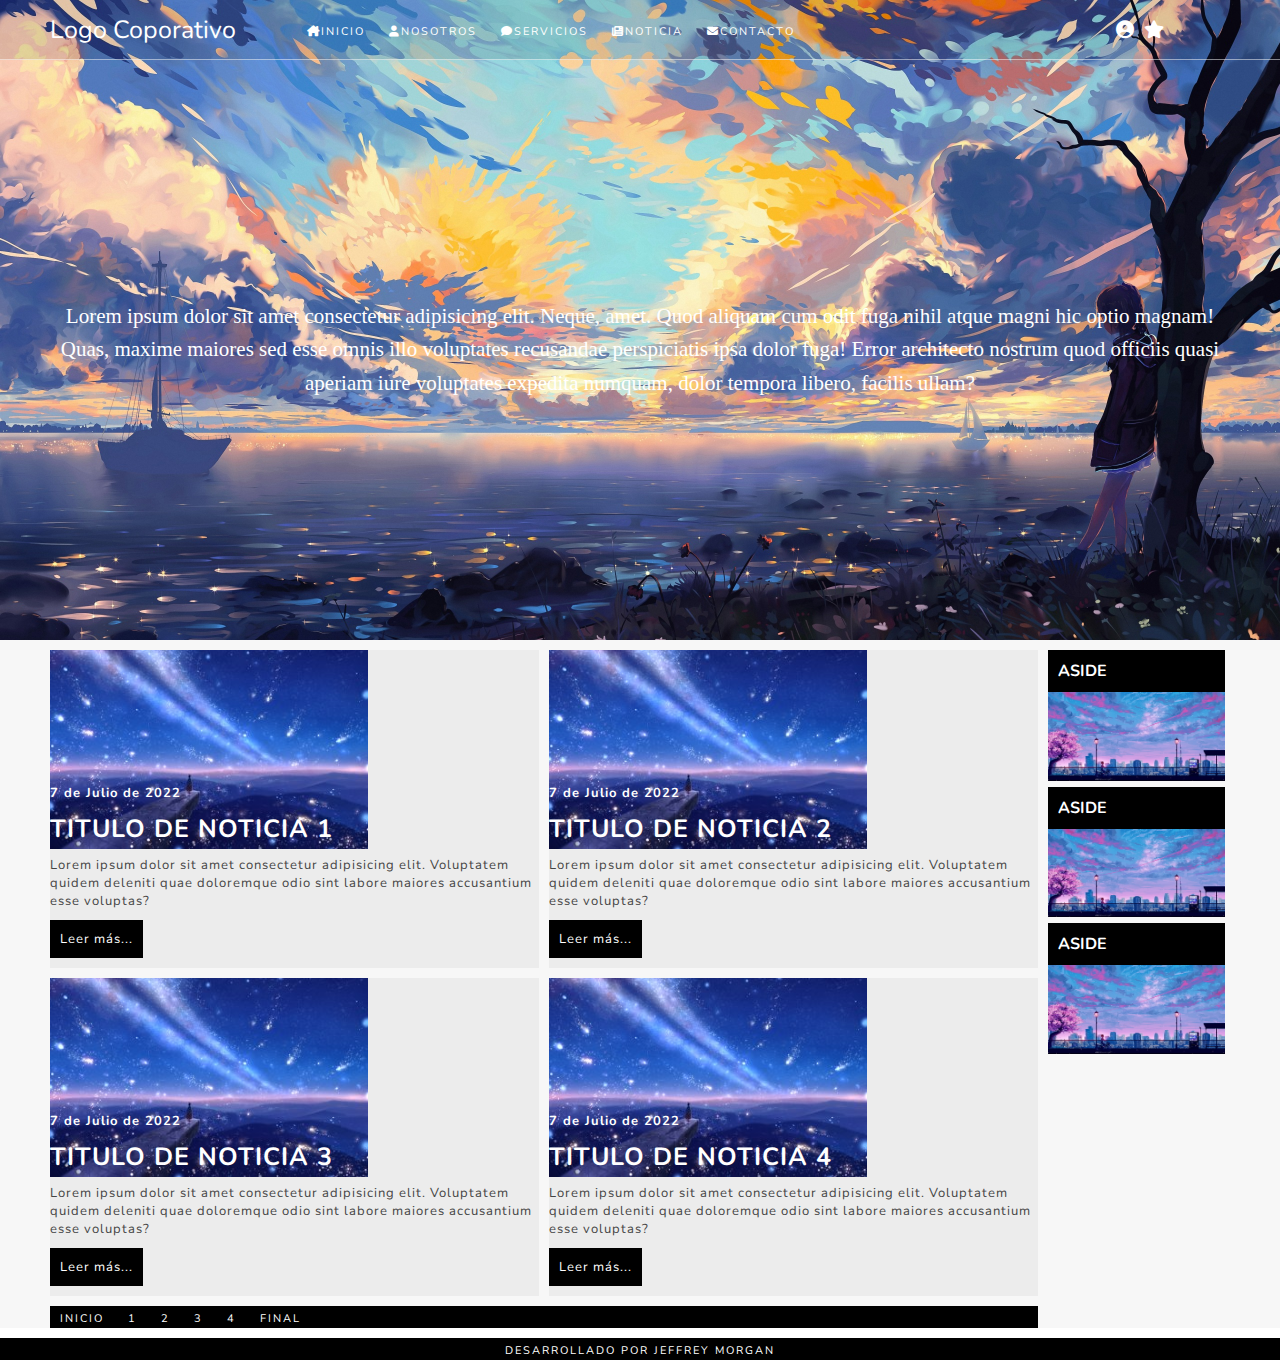
<file: Responsive/index.html>
<!DOCTYPE html>
<html lang="es">
<head>
    <meta charset="UTF-8">
    <meta http-equiv="X-UA-Compatible" content="IE=edge">
    <meta name="viewport" content="width=device-width, initial-scale=1.0">
    <!--CDN FONT AWESOME-->
    <link rel="stylesheet" href="https://cdnjs.cloudflare.com/ajax/libs/font-awesome/6.1.1/css/all.min.css">
    <!--FONTS-->
    <link rel="preconnect" href="https://fonts.googleapis.com">
    <link rel="preconnect" href="https://fonts.gstatic.com" crossorigin>
    <link href="https://fonts.googleapis.com/css2?family=Nunito:wght@300;400;700&display=swap" rel="stylesheet">
    <!--ESTILOS-->
    <link rel="stylesheet" href="estilos.css">
    <title>Flex Box Responsive</title>
</head>
<body>
    <div class="padre">
        <header class="header">
            <div class="menu margen-interno">
                <div class="logo">
                    <a href="index.html">Logo Coporativo</a>
                </div>
                <div class="nav">
                    <a href="#"><i class="fa-solid fa-house-chimney"></i><span class="off">Inicio</span></a>
                    <a href="#"><i class="fa-solid fa-user"></i><span class="off">Nosotros</span></a>
                    <a href="#"><i class="fa-solid fa-comment"></i><span class="off">Servicios</span></a>
                    <a href="#"><i class="fa-solid fa-newspaper"></i><span class="off">Noticia</span></a>
                    <a href="#"><i class="fa-solid fa-envelope"></i><span class="off">Contacto</span></a>
                </div>
                <div class="social">
                    <div><a href="#"><i class="fa-solid fa-circle-user"></i></a></div>
                    <div><a href="#"><i class="fa-solid fa-star"></i></a></div>
                </div>
            </div>
            <div class="texto-principal margen-interno">
                <h1>Lorem ipsum dolor sit amet consectetur adipisicing elit. Neque, amet. Quod aliquam cum odit fuga nihil atque magni hic optio magnam! Quas, maxime maiores sed esse omnis illo voluptates recusandae perspiciatis ipsa dolor fuga! Error architecto nostrum quod officiis quasi aperiam iure voluptates expedita numquam, dolor tempora libero, facilis ullam?</h1>
            </div>
        </header>
        <section class="section margen-interno">
            <div class="articulos">
                <article class="article">
                    <img src="img/img2.jpg" alt="">
                    <h3>7 de Julio de 2022</h3>
                    <h2>Titulo de Noticia 1</h2>
                    <p>Lorem ipsum dolor sit amet consectetur adipisicing elit. Voluptatem quidem deleniti quae doloremque odio sint labore maiores accusantium esse voluptas?</p>
                    <a href="#">Leer más...</a>
                </article>
                <article class="article">
                    <img src="img/img2.jpg" alt="">
                    <h3>7 de Julio de 2022</h3>
                    <h2>Titulo de Noticia 2</h2>
                    <p>Lorem ipsum dolor sit amet consectetur adipisicing elit. Voluptatem quidem deleniti quae doloremque odio sint labore maiores accusantium esse voluptas?</p>
                    <a href="#">Leer más...</a>
                </article>
                <article class="article">
                    <img src="img/img2.jpg" alt="">
                    <h3>7 de Julio de 2022</h3>
                    <h2>Titulo de Noticia 3</h2>
                    <p>Lorem ipsum dolor sit amet consectetur adipisicing elit. Voluptatem quidem deleniti quae doloremque odio sint labore maiores accusantium esse voluptas?</p>
                    <a href="#">Leer más...</a>
                </article>
                <article class="article">
                    <img src="img/img2.jpg" alt="">
                    <h3>7 de Julio de 2022</h3>
                    <h2>Titulo de Noticia 4</h2>
                    <p>Lorem ipsum dolor sit amet consectetur adipisicing elit. Voluptatem quidem deleniti quae doloremque odio sint labore maiores accusantium esse voluptas?</p>
                    <a href="#">Leer más...</a>
                </article>
                <nav class="navegacion">
                    <a href="#">Inicio</a>
                    <a href="#">1</a>
                    <a href="#">2</a>
                    <a href="#">3</a>
                    <a href="#">4</a>
                    <a href="#">Final</a>
                </nav>
            </div>
            <aside class="aside">
                <div class="publicidad">
                    <h4>Aside</h4>
                    <img src="img/img3.jpg" alt="">
                </div>
                <div class="publicidad">
                    <h4>Aside</h4>
                    <img src="img/img3.jpg" alt="">
                </div>
                <div class="publicidad">
                    <h4>Aside</h4>
                    <img src="img/img3.jpg" alt="">
                </div>
            </aside>
        </section>
        <footer class="footer margen-interno">
            <nav class="pie">
                <a href="#">Desarrollado por Jeffrey Morgan</a>
            </nav>
        </footer>
    </div>

</body>
</html>
</file>
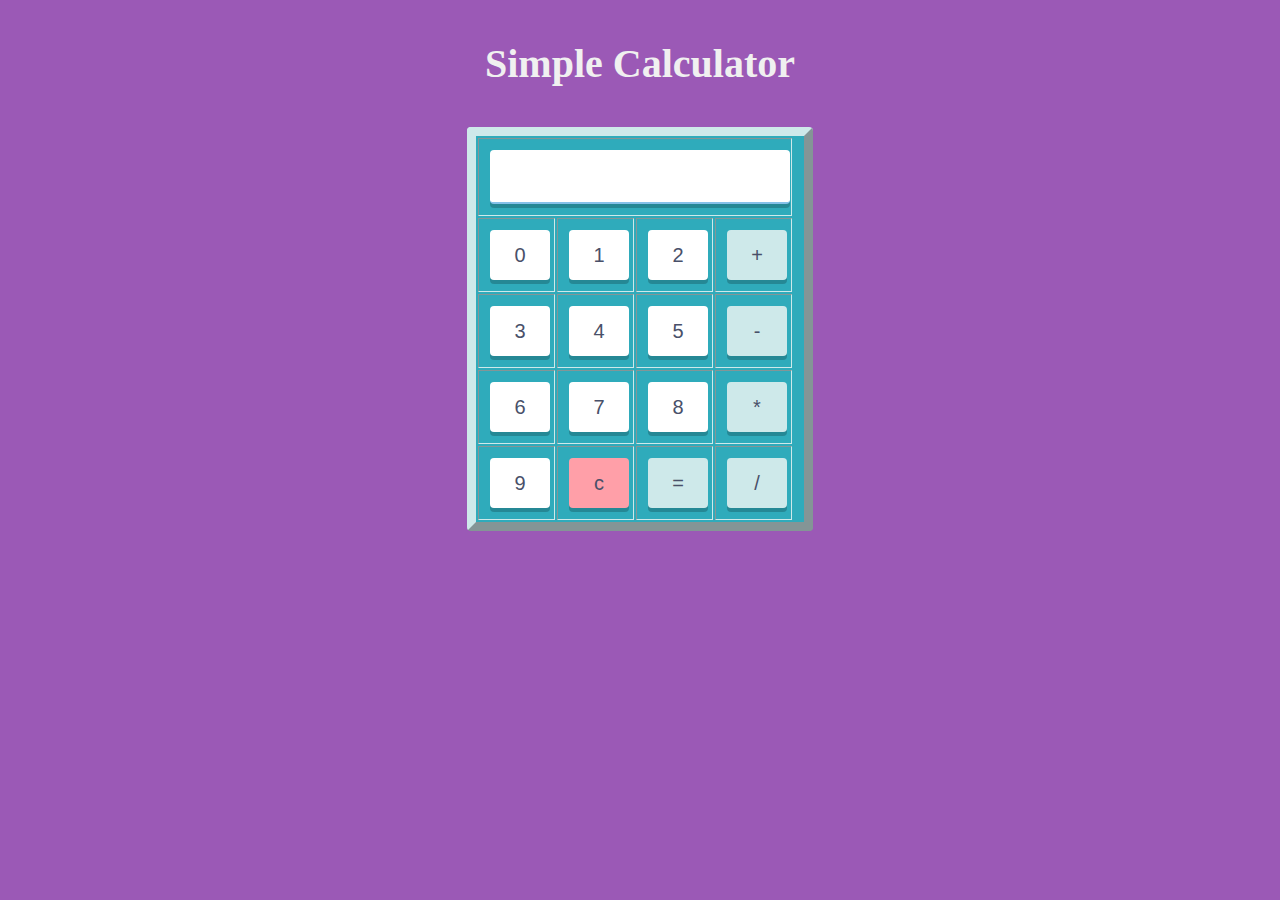
<file: Proyectos SMALL/CALCULATOR/index.html>
<!DOCTYPE html>
<html lang="es">
<head>
    <meta charset="UTF-8">
    <meta http-equiv="X-UA-Compatible" content="IE=edge">
    <meta name="viewport" content="width=device-width, initial-scale=1.0">
    <link rel="stylesheet" href="style.css">
    <title>CALCULATOR MORGAN CREATIVE</title>
</head>
<body>
    <h3>Simple Calculator</h3>
<form name="calc">
    <table border="9">
        <tr>
            <td colspan="4">
                <input type="text" name="display" id="neelam" value="" readonly>
            </td>
        </tr>
        <td>
            <input type="button" value="0" onclick="calc.display.value+='0'">
        </td>
        <td>
            <input type="button" value="1" onclick="calc.display.value+='1'">
        </td>
        <td>
            <input type="button" value="2" onclick="calc.display.value+='2'">
        </td>
        <td>
            <input type="button" class="operator" name="plus" value="+" onclick="calc.display.value+='+'">
        </td>
        <tr>
            <td>
                <input type="button" value="3" onclick="calc.display.value+='3'">
            </td>
            <td>
                <input type="button" value="4" onclick="calc.display.value+='4'">
            </td>
            <td>
                <input type="button" value="5" onclick="calc.display.value+='5'">
            </td>
            <td>
                <input type="button" class="operator" name="minus" value="-" onclick="calc.display.value+='-'">
            </td>
        </tr>
        <tr>
            <td>
                <input type="button" value="6" onclick="calc.display.value+='6'">
            </td>
            <td>
                <input type="button" value="7" onclick="calc.display.value+='7'">
            </td>
            <td>
                <input type="button" value="8" onclick="calc.display.value+='8'">
            </td>
            <td>
                <input type="button" class="operator" name="times" value="*" onclick="calc.display.value+='*'">
            </td>
        </tr>
        <tr>
            <td>
                <input type="button" value="9" onclick="calc.display.value+='9'">
            </td>
            <td>
                <input type="button" id="clear" name="clear" value="c" onclick="calc.display.value=''">
            </td>
            <td>
                <input type="button" class="operator" name="equal" value="=" onclick="calc.display.value =eval(calc.display.value)">
            </td>
            <td>
                <input type="button" class="operator" name="div" value="/" onclick="calc.display.value+='/'">
            </td>
        </tr>
    </table>
</form>
</body>
</html>
</file>
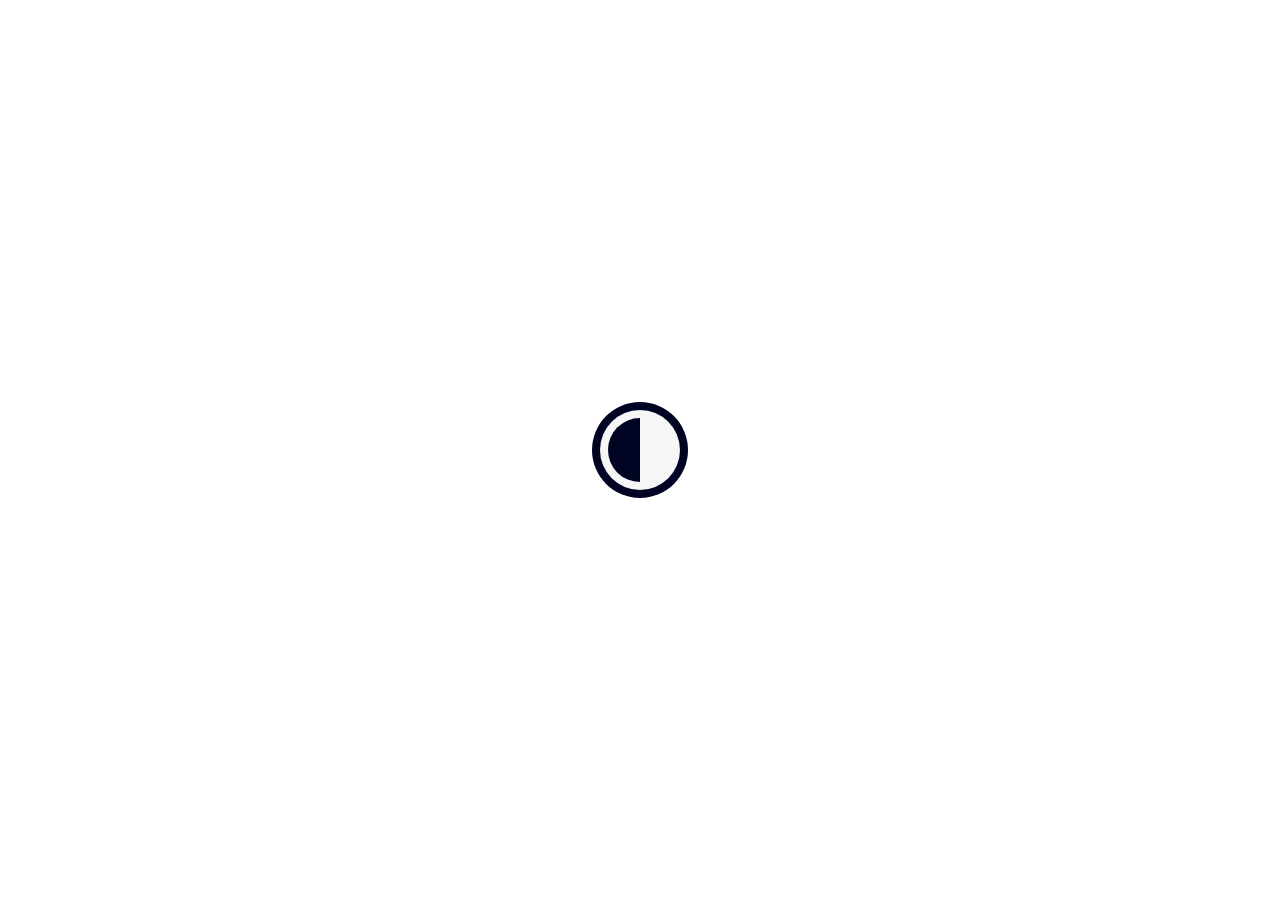
<file: Proyectos SMALL/DARK-LIGHT-MODE/index.html>
<!DOCTYPE html>
<html lang="en">
<head>
    <meta charset="UTF-8">
    <meta http-equiv="X-UA-Compatible" content="IE=edge">
    <meta name="viewport" content="width=device-width, initial-scale=1.0">
    <link rel="stylesheet" href="style.css">
    <title>Dark/Light Mode Toggle</title>
</head>
<body>
    <div class="mainBody">
        <div class="toggleContainer">
            <input type="checkbox" id="checkbox" value="off">
        </div>
    </div>
    <script src="darkmode.js"></script>
</body>
</html>
</file>
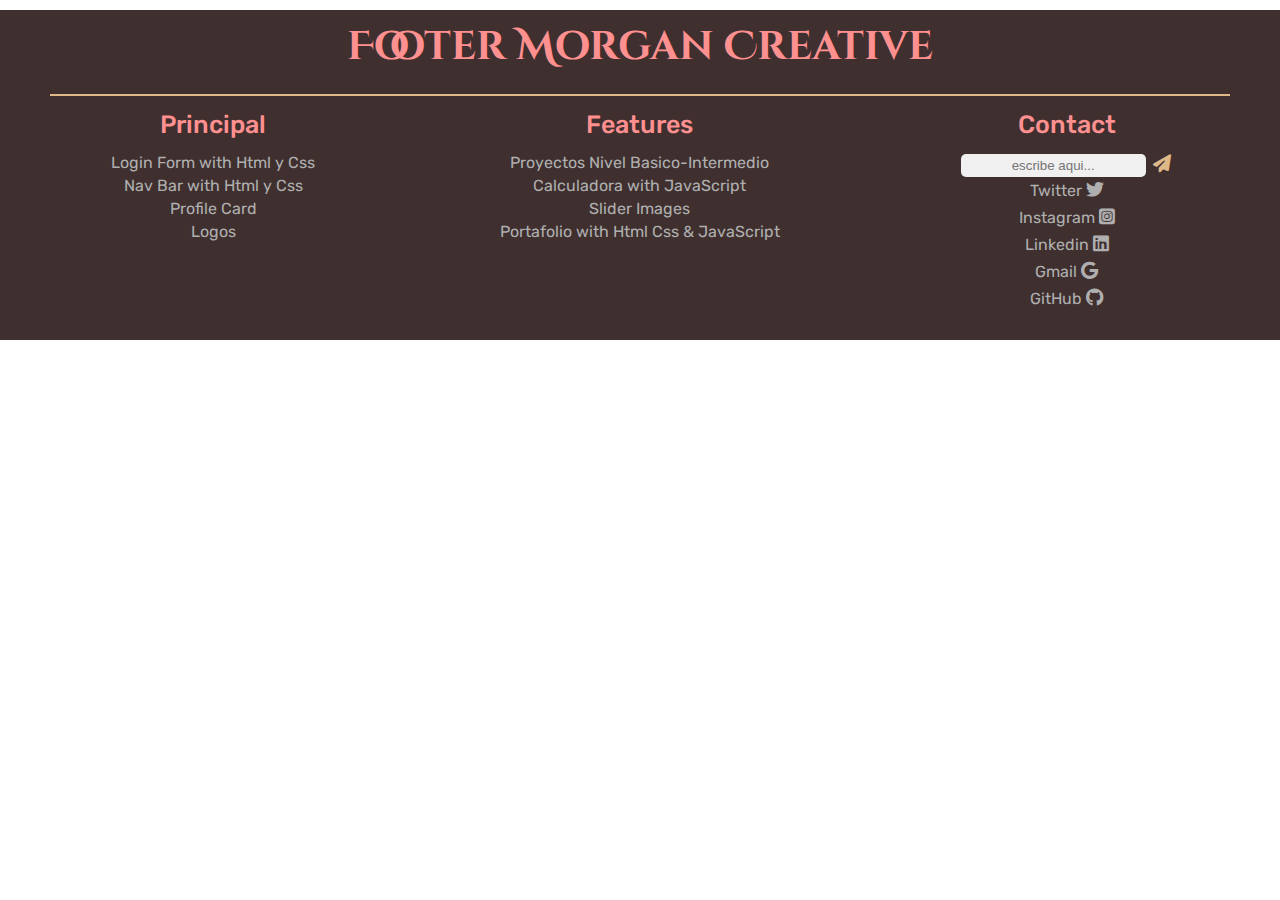
<file: Proyectos SMALL/FOOTER-IMAGE/index.html>
<!DOCTYPE html>
<html lang="es">
<head>
    <meta charset="UTF-8">
    <meta http-equiv="X-UA-Compatible" content="IE=edge">
    <meta name="viewport" content="width=device-width, initial-scale=1.0">
    <title>Footer MorganCreative</title>
    <!-- FONTS -->
    <link rel="preconnect" href="https://fonts.googleapis.com">
    <link rel="preconnect" href="https://fonts.gstatic.com" crossorigin>
    <link href="https://fonts.googleapis.com/css2?family=Cinzel+Decorative:wght@400;700&display=swap" rel="stylesheet">
    <!-- FONTS 2 -->
    <link rel="preconnect" href="https://fonts.googleapis.com">
    <link rel="preconnect" href="https://fonts.gstatic.com" crossorigin>
    <link href="https://fonts.googleapis.com/css2?family=Rubik:wght@300;400;500&display=swap" rel="stylesheet">
    <!-- STYLE CSS -->
    <link rel="stylesheet" href="style-footer.css">
    <link rel="stylesheet" href="">
</head>
<body>
<main>
    <div class="contenedor">
        <footer class="footer-contenedor">
            <h1>
                Footer Morgan Creative
            </h1>
            <hr>
            <div class="row-padre">
                <div class="row-hijo">
                    <h2>Principal</h2>
                    <div class="col-padre">
                        <ul>
                            <li><a href="#">Login Form with Html y Css</a></li>
                            <li><a href="#">Nav Bar with Html y Css</a></li>
                            <li><a href="#">Profile Card</a></li>
                            <li><a href="#">Logos</a></li>
                        </ul>
                    </div>
                </div>
                <div class="row-hijo">
                    <h2>Features</h2>
                    <div class="col-padre">
                        <ul>
                            <li><a href="#">Proyectos Nivel Basico-Intermedio</a></li>
                            <li><a href="#">Calculadora with JavaScript</a></li>
                            <li><a href="#">Slider Images</a></li>
                            <li><a href="#">Portafolio with Html Css & JavaScript</a></li>
                        </ul>
                    </div>
                </div>
                <div class="row-hijo">
                    <h2>Contact</h2>
                    <div class="col-padre">
                        <div class="form">
                            <label id="submit">
                                <input type="text" id="input-text" placeholder="escribe aqui...">
                                <a href="#"><i class="fa-solid fa-paper-plane" id="icono-enviar"></i></a>
                            </label>
                            <ul>
                                <li><a href="https://twitter.com/The_Franks25" target="_blank">Twitter  <i class="fa-brands fa-twitter" id="icono-app"></i></a></li>
                                <li><a href="https://www.instagram.com/thefranks25/" target="_blank">Instagram  <i class="fa-brands fa-square-instagram" id="icono-app"></i></a></li>
                                <li><a href="https://www.linkedin.com/in/jeffrey-morgan-itsupport-freelancer/" target="_blank">Linkedin  <i class="fa-brands fa-linkedin" id="icono-app"></i></a></li>
                                <li><a href="https://mail.google.com/mail/u/0/#inbox" target="_blank">Gmail  <i class="fa-brands fa-google" id="icono-app"></i></a></li>
                                <li><a href="https://github.com/MADDOG25/Segundo-Repositorio" target="_blank">GitHub  <i class="fa-brands fa-github" id="icono-app"></i></a></li>
                            </ul>
                        </div>
                    </div>
                </div>
            </div>
        </footer>
    </div>
</main>
</body>
<!-- CDN FONTAWESOME -->
<link rel="stylesheet" href="https://cdnjs.cloudflare.com/ajax/libs/font-awesome/6.2.0/css/all.min.css">
</html>
</file>
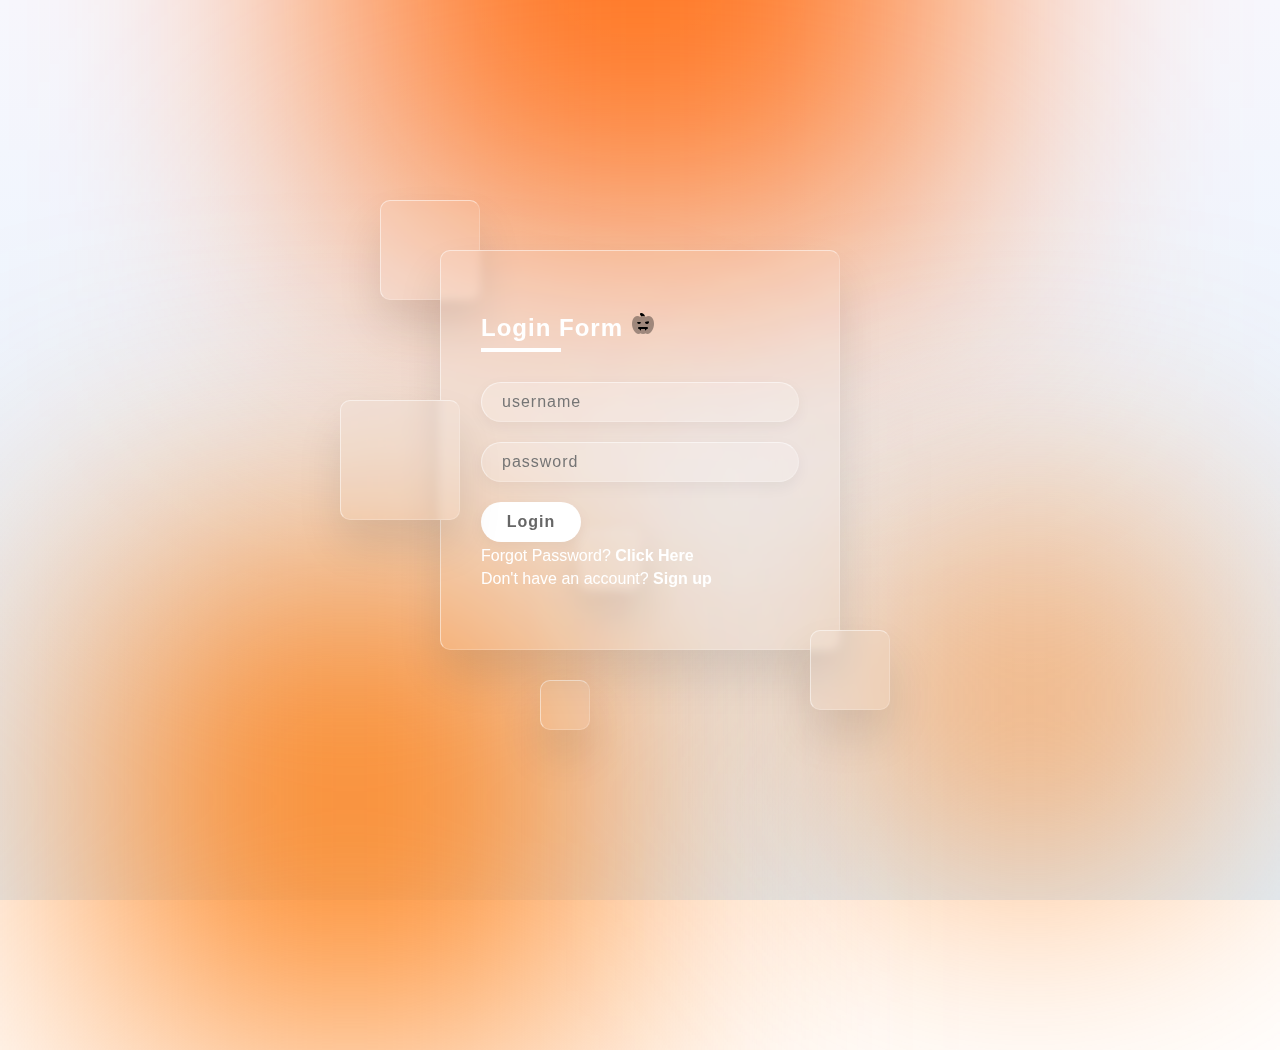
<file: Proyectos SMALL/GLASSMORPHISM-LOGIN-FORM/index.html>
<!DOCTYPE html>
<html lang="en">
<head>
    <meta charset="UTF-8">
    <meta http-equiv="X-UA-Compatible" content="IE=edge">
    <meta name="viewport" content="width=device-width, initial-scale=1.0">
    <link rel="stylesheet" href="style.css">
    <title>Glassmorphism Login Form</title>
</head>
<body>
    <section>
        <div class="colour"></div>
        <div class="colour"></div>
        <div class="colour"></div>
        <div class="box">
            <div class="square" style="--i: 0"></div>
            <div class="square" style="--i: 1"></div>
            <div class="square" style="--i: 2"></div>
            <div class="square" style="--i: 3"></div>
            <div class="square" style="--i: 4"></div>
            <div class="container">
                <div class="form">
                    <h2>Login Form <img src="img/icons8-halloween-pumpkin.png" alt="halloween-pumpkin"></h2>
                    <form>
                        <div class="input_box">
                            <input type="text" placeholder="username">
                        </div>
                        <div class="input_box">
                            <input type="password" placeholder="password">
                        </div>
                        <div class="input_box">
                            <input type="submit" value="Login">
                        </div>
                        <p class="forget">
                            Forgot Password? <a href="#">Click Here</a>
                        </p>
                        <p class="forget">
                            Don't have an account? <a href="#">Sign up</a>
                        </p>
                    </form>
                </div>
            </div>
        </div>
    </section>
    
</body>
</html>
</file>
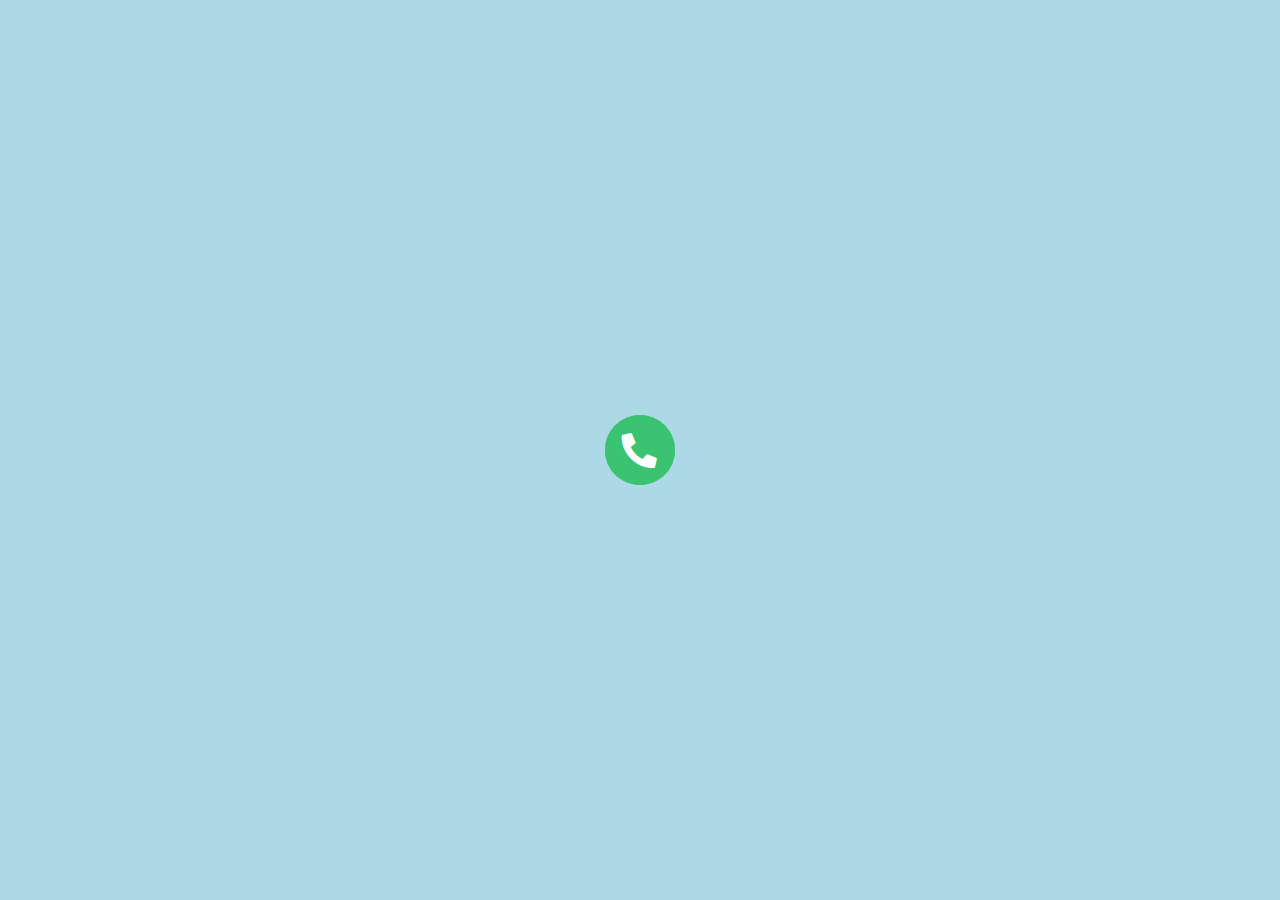
<file: Proyectos SMALL/LOGOS/index.html>
<!DOCTYPE html>
<html lang="es">
<head>
    <meta charset="UTF-8">
    <meta http-equiv="X-UA-Compatible" content="IE=edge">
    <meta name="viewport" content="width=device-width, initial-scale=1.0">
    <!-- STYLE CSS -->
    <link rel="stylesheet" href="estilo.css">
    <!-- FONT AWESOME -->
    <link rel="stylesheet" href="https://use.fontawesome.com/releases/v5.7.2/css/all.css">
    <title>Logo Whatsapp</title>
</head>
<body>
    <div class="white">
        <div>
            <i class="fas fa-phone"></i>
        </div>
    </div>
</body>
</html>
</file>
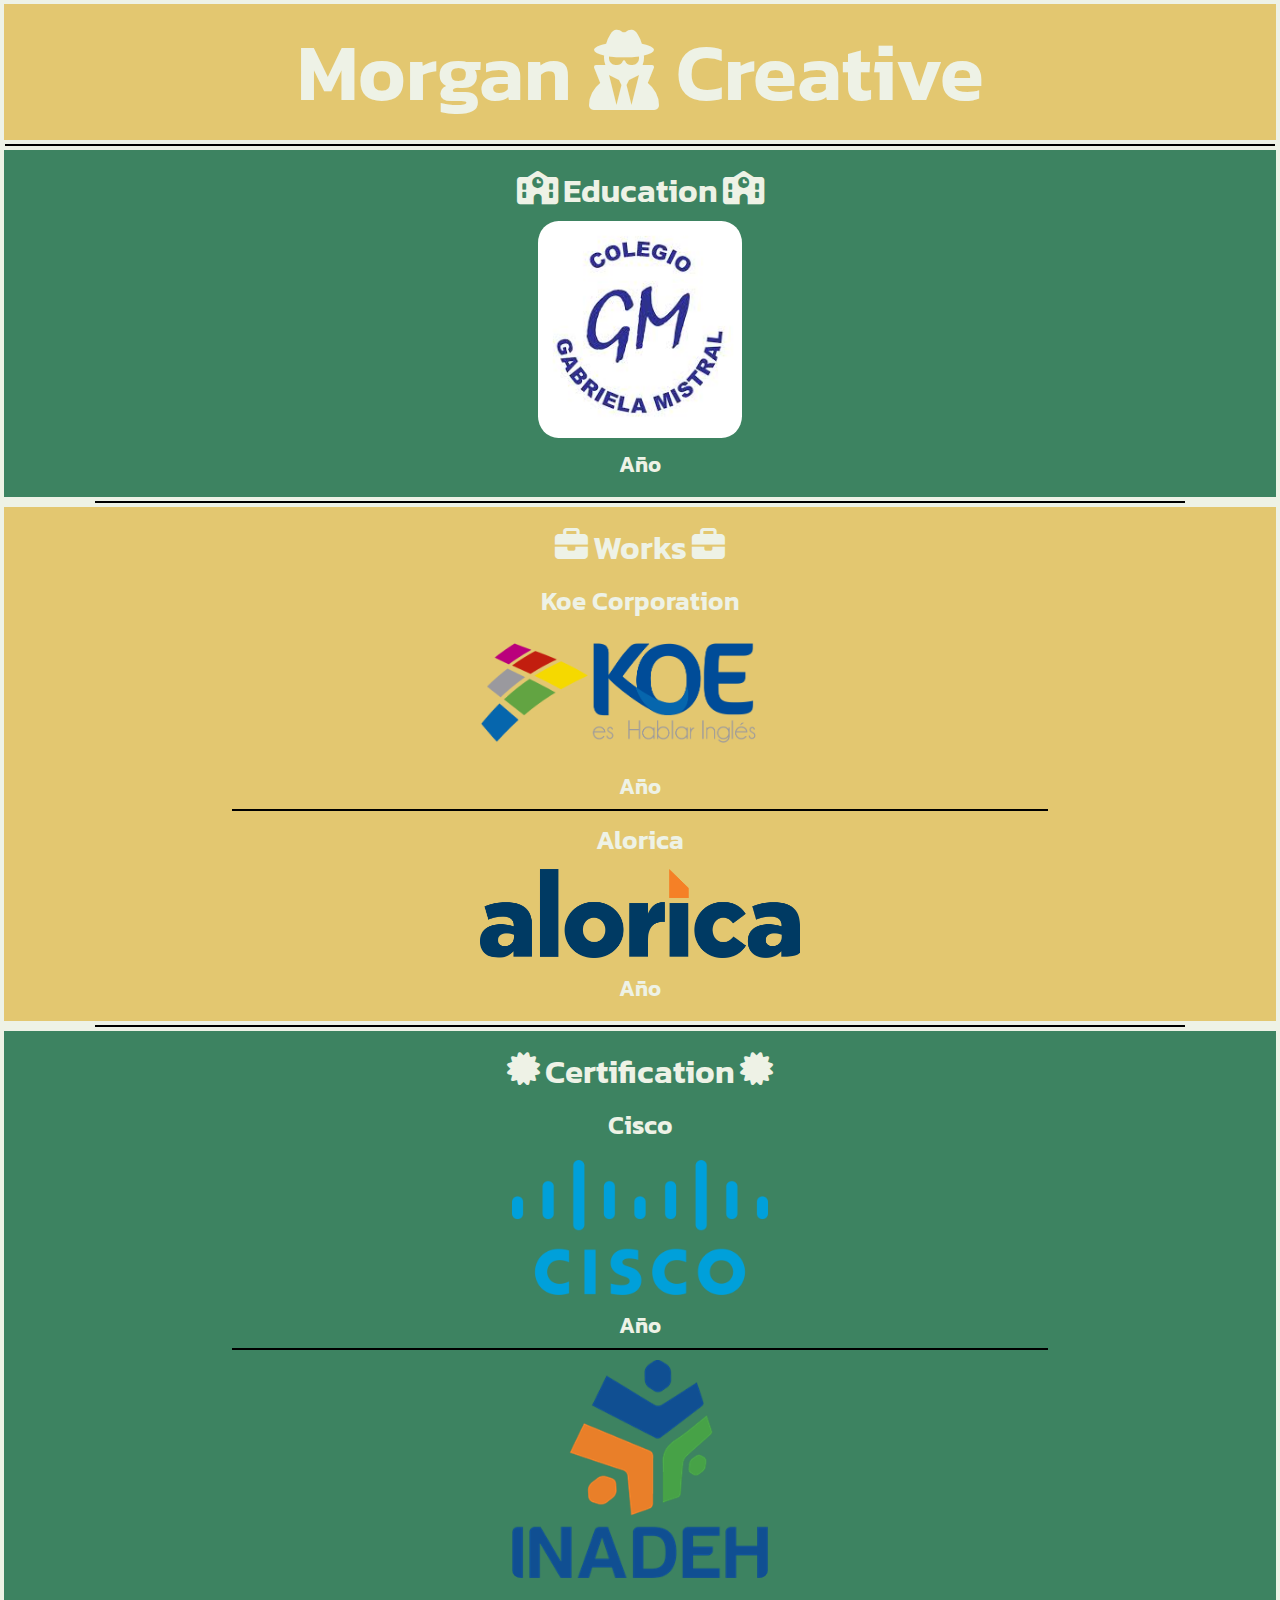
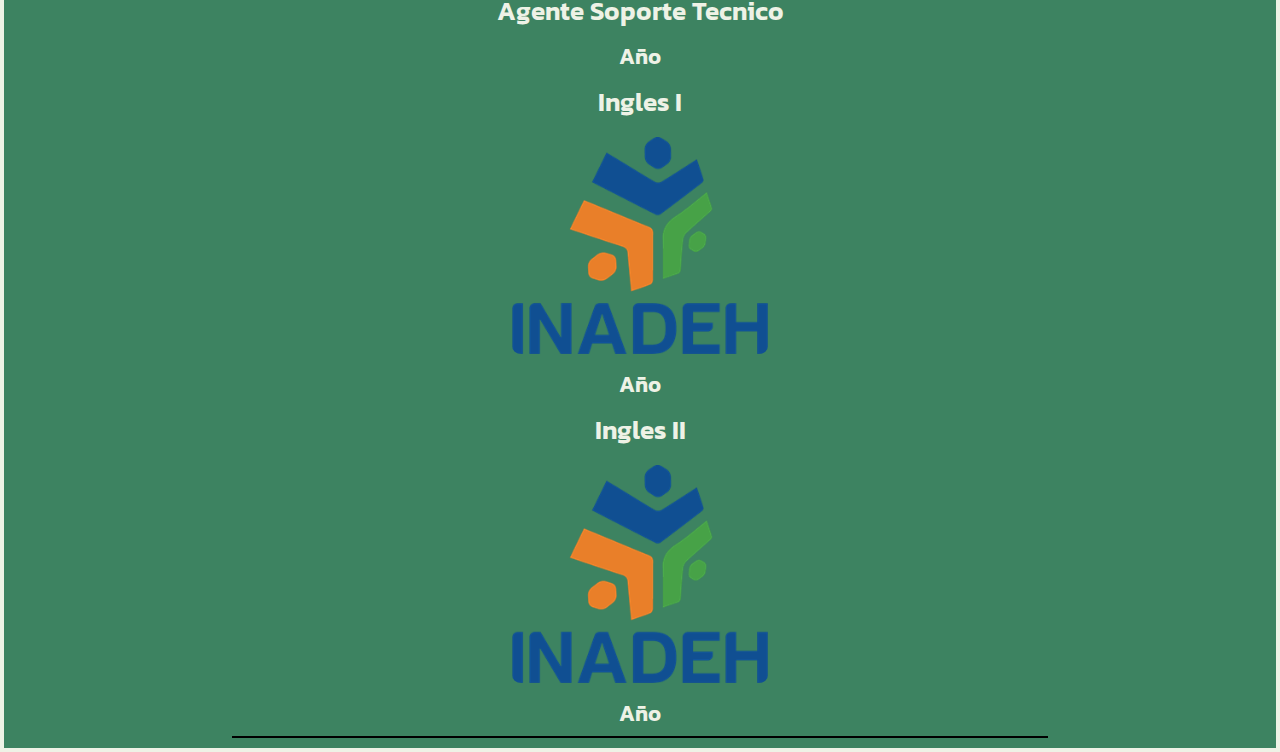
<file: Proyectos SMALL/PORTAFOLIO-MORGANCREATIVE/index.html>
<!DOCTYPE html>
<html lang="es">
<head>
    <meta charset="UTF-8">
    <meta http-equiv="X-UA-Compatible" content="IE=edge">
    <meta name="viewport" content="width=device-width, initial-scale=1.0">
    <title>Portafolio Morgan Creative</title>
    <!-- FONTS -->
    <link rel="preconnect" href="https://fonts.googleapis.com">
    <link rel="preconnect" href="https://fonts.gstatic.com" crossorigin>
    <link href="https://fonts.googleapis.com/css2?family=Kanit:wght@300;400;500;600;700&display=swap" rel="stylesheet">
    <link rel="stylesheet" href="style.css">
</head>
<body>
    <main>
        <nav>
            <h1 class="title">Morgan <i class="fa-solid fa-user-secret"></i> Creative</h1>
        </nav>
        <hr class="hr_nav_bar"> <!--LINE BROKE-->
        <div class="section-1_container">
            <div class="education_container">
                <h2><i class="fa-solid fa-school"></i> Education <i class="fa-solid fa-school"></i></h2>
                <img src="img-portafolio/logo-gm.jpg" alt="logo_education">
                <h4>Año</h4>
            </div>
        </div>
        <hr class="hr_section3"> <!--LINE BROKE-->
        <div class="section-3_container">
            <div class="works_container">
                <h2><i class="fa-solid fa-briefcase"></i> Works <i class="fa-solid fa-briefcase"></i></h2>
                <h3>Koe Corporation</h3>
                <img src="img-portafolio/logo-koe.png" alt="logo_education">
                <h4>Año</h4>
                <hr class="hr_section3_part2">
                <h3>Alorica</h3>
                <img src="img-portafolio/logo-alorica.png" alt="logo_education">
                <h4>Año</h4>
            </div>
        </div>
        <hr class="hr_section2"> <!--LINE BROKE-->
        <div class="section-2_container">
            <div class="certification_container">
                <h2><i class="fa-solid fa-certificate"></i> Certification <i class="fa-solid fa-certificate"></i></h2>
                <h3>Cisco</h3>
                <img src="img-portafolio/logo-cisco.png" alt="logo_education" class="img_cisco_borderradius">
                <h4>Año</h4>
                <hr class="hr_section3_part2">
                <img src="img-portafolio/logo-inadeh.png" alt="logo_education">
                <h3>Agente Soporte Tecnico</h3>
                <h4>Año</h4>
                <h3>Ingles I</h3>
                <img src="img-portafolio/logo-inadeh.png" alt="logo_education">
                <h4>Año</h4>
                <h3>Ingles II</h3>
                <img src="img-portafolio/logo-inadeh.png" alt="logo_education">
                <h4>Año</h4>
                <hr class="hr_section3_part2">
            </div>
        </div>
    </main>
</body>
<!-- CDN AWESOME -->
<link rel="stylesheet" href="https://cdnjs.cloudflare.com/ajax/libs/font-awesome/6.2.0/css/all.min.css">
</html>
</file>
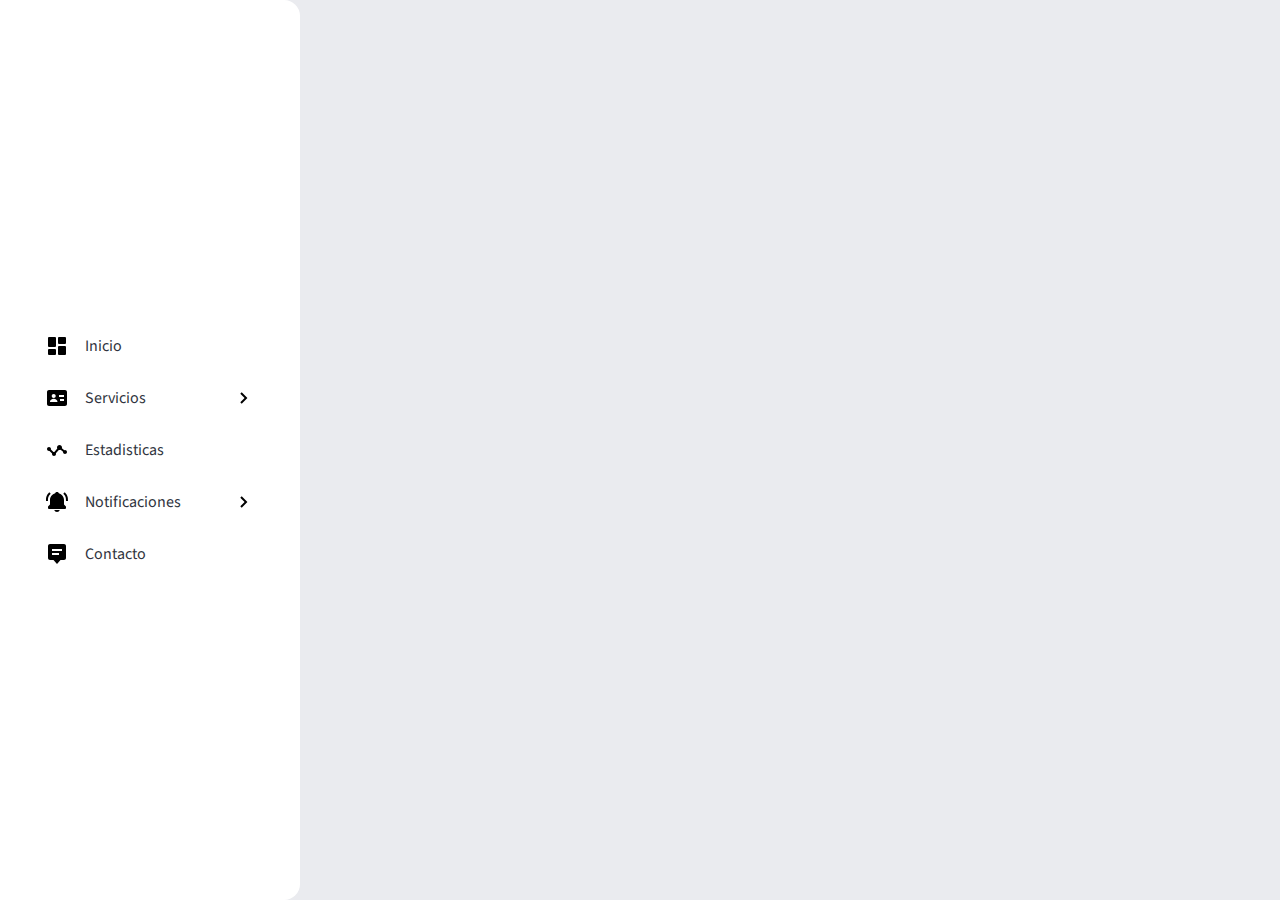
<file: Proyectos SMALL/SIDEBAR-MENU/index.html>
<!DOCTYPE html>
<html lang="en">
<head>
    <meta charset="UTF-8">
    <meta http-equiv="X-UA-Compatible" content="IE=edge">
    <meta name="viewport" content="width=device-width, initial-scale=1.0">
    <link rel="stylesheet" href="style .css">
    <title>Side bar Menu</title>
</head>
<body>
    <nav class="nav">
        <ul class="list">

            <li class="list-item">
                <div class="list-button">
                    <img src="assets/dashboard.svg" alt="dashboard" class="list-img">
                    <a href="#" class="nav-link">Inicio</a>
                </div>
            </li>

            <li class="list-item list-item-click">
                <div class="list-button list-button-click">
                    <img src="assets/docs.svg" alt="docs" class="list-img">
                    <a href="#" class="nav-link">Servicios</a>
                    <img src="assets/arrow.svg" alt="arrow right" class="list-arrow">
                </div>

                <ul class="list-show">
                    <li class="list-inside">
                        <a href="#" class="nav-link nav-link-inside">Estoy dentro</a>
                    </li>
                    <li class="list-inside">
                        <a href="#" class="nav-link nav-link-inside">Estoy dentro</a>
                    </li>
                </ul>
            </li>

            <li class="list-item">
                <div class="list-button">
                    <img src="assets/stats.svg" alt="analytics" class="list-img">
                    <a href="#" class="nav-link">Estadisticas</a>
                </div>
            </li>

            <li class="list-item list-item-click">
                <div class="list-button list-button-click">
                    <img src="assets/bell.svg" alt="bell" class="list-img">
                    <a href="#" class="nav-link">Notificaciones</a>
                    <img src="assets/arrow.svg" alt="arrow right" class="list-arrow">
                </div>

                <ul class="list-show">
                    <li class="list-inside">
                        <a href="#" class="nav-link nav-link-inside">Estoy dentro</a>
                    </li>
                    <li class="list-inside">
                        <a href="#" class="nav-link nav-link-inside">Estoy dentro</a>
                    </li>
                    <li class="list-inside">
                        <a href="#" class="nav-link nav-link-inside">Estoy dentro</a>
                    </li>
                </ul>
            </li>

            <li class="list-item">
                <div class="list-button">
                    <img src="assets/message.svg" alt="message" class="list-img">
                    <a href="#" class="nav-link">Contacto</a>
                </div>
            </li>
            
        </ul>
    </nav>
<script src="main.js"></script>
</body>
</html>
</file>
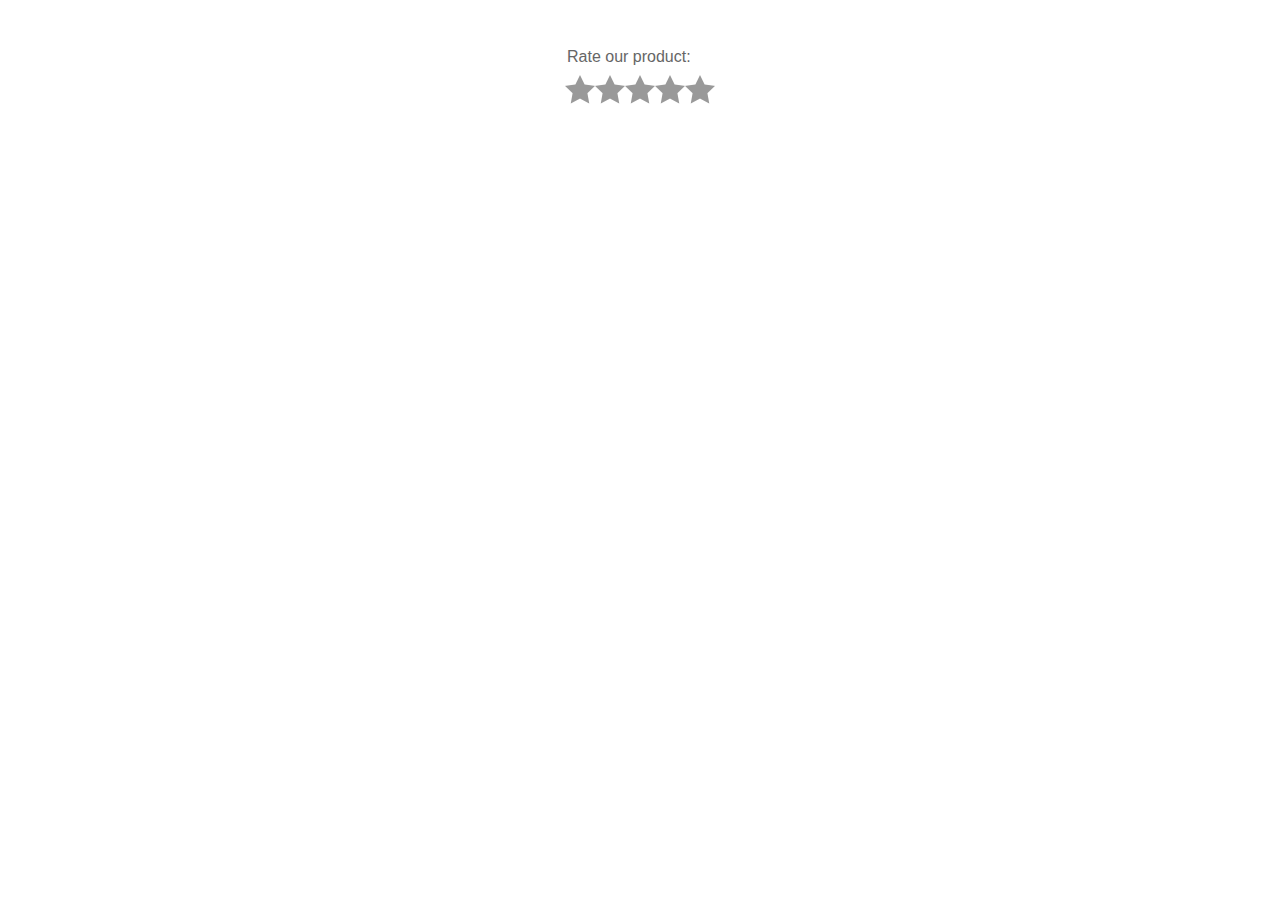
<file: Proyectos SMALL/SIMPLE-5-STAR-RATING/index.html>
<!DOCTYPE html>
<html lang="es">
<head>
    <meta charset="UTF-8">
    <meta http-equiv="X-UA-Compatible" content="IE=edge">
    <meta name="viewport" content="width=device-width, initial-scale=1.0">
    <title>5 Star Rating</title>
    <!-- STYLE -->
    <link rel="stylesheet" href="style.css">
</head>
<body>
    <form>
        <fieldset class="rating">
            <legend>Rate our product:</legend>
            <input type="radio" class="input-no-rate" id="no-rate" name="rating" value="0" checked="" aria-label="No rating.">
            
            <input type="radio" id="rate1" name="rating" value="1">
            <label for="rate1">1 star</label>
            <input type="radio" id="rate2" name="rating" value="2">
            <label for="rate2">2 star</label>
            <input type="radio" id="rate3" name="rating" value="3">
            <label for="rate3">3 star</label>
            <input type="radio" id="rate4" name="rating" value="4">
            <label for="rate4">4 star</label>
            <input type="radio" id="rate5" name="rating" value="5">
            <label for="rate5">5 star</label>
            <span class="focus-ring"></span>
        </fieldset>
    </form>
</body>
</html>
</file>
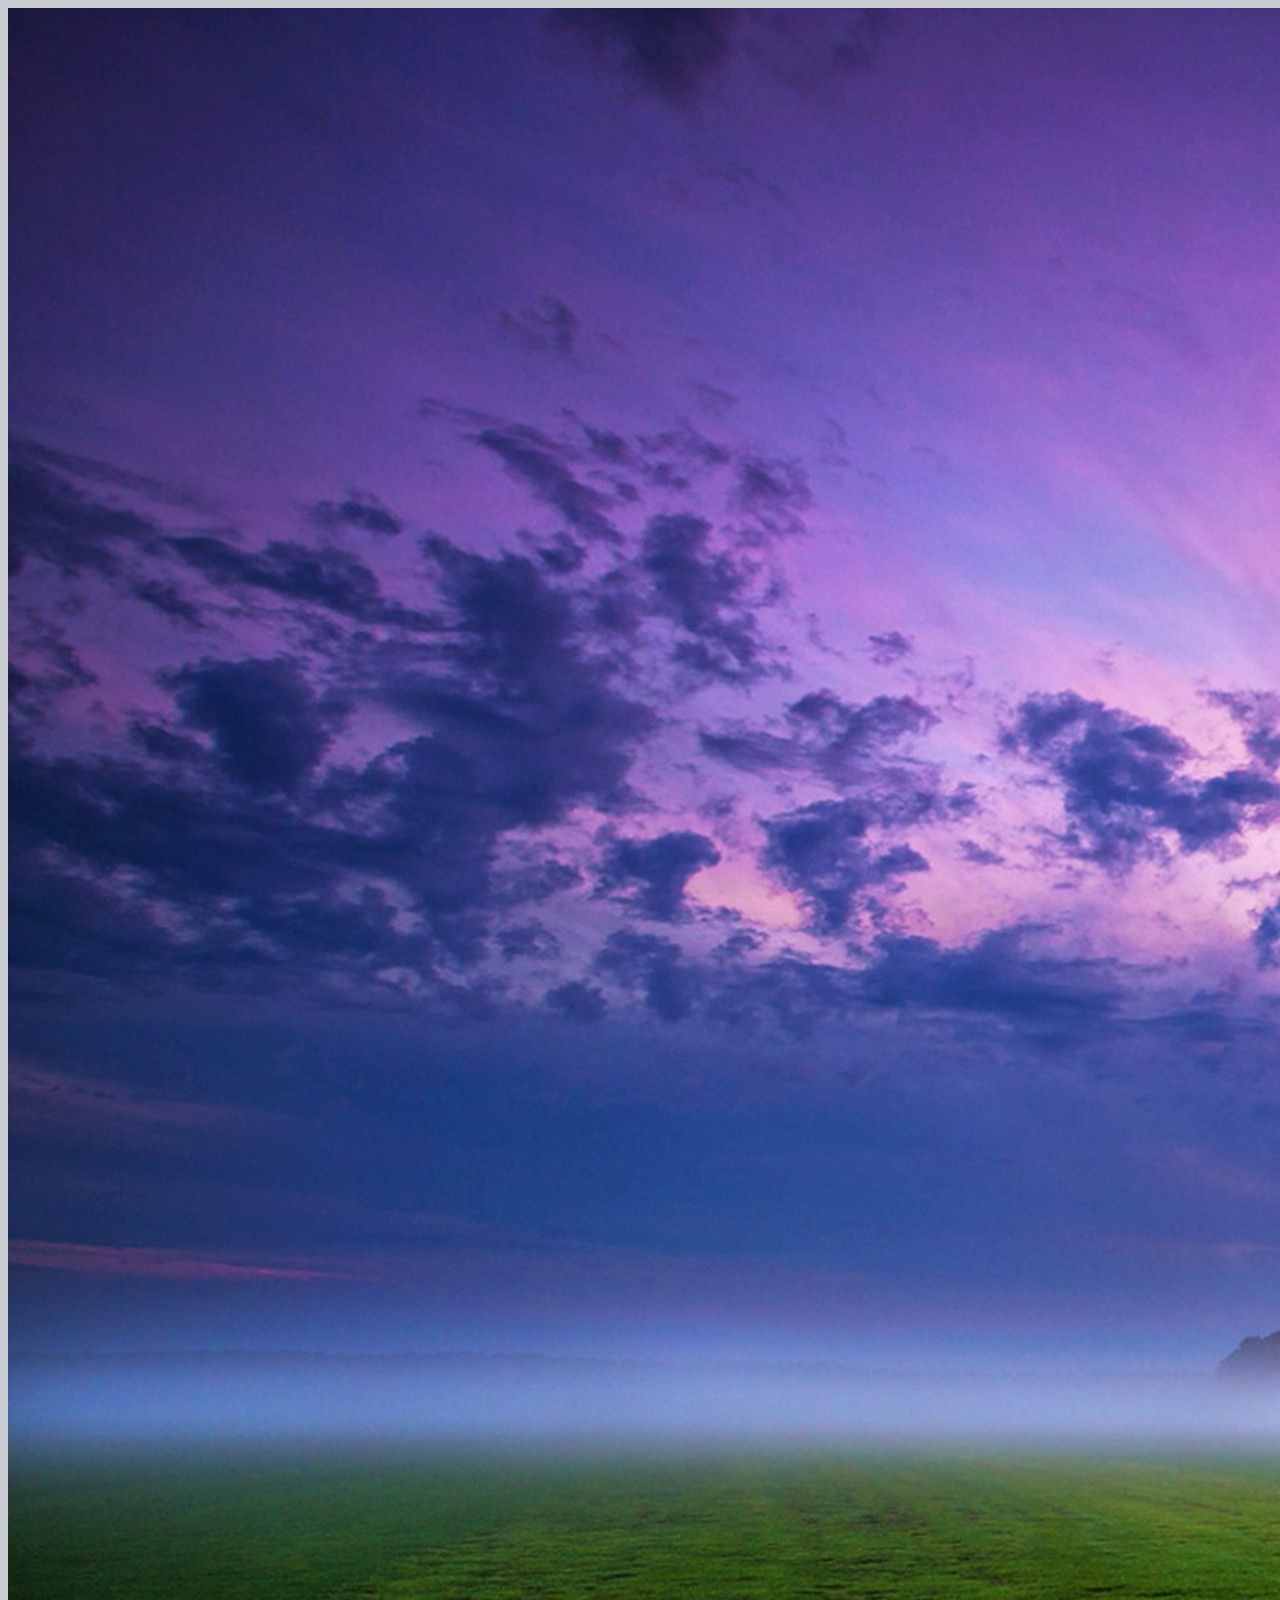
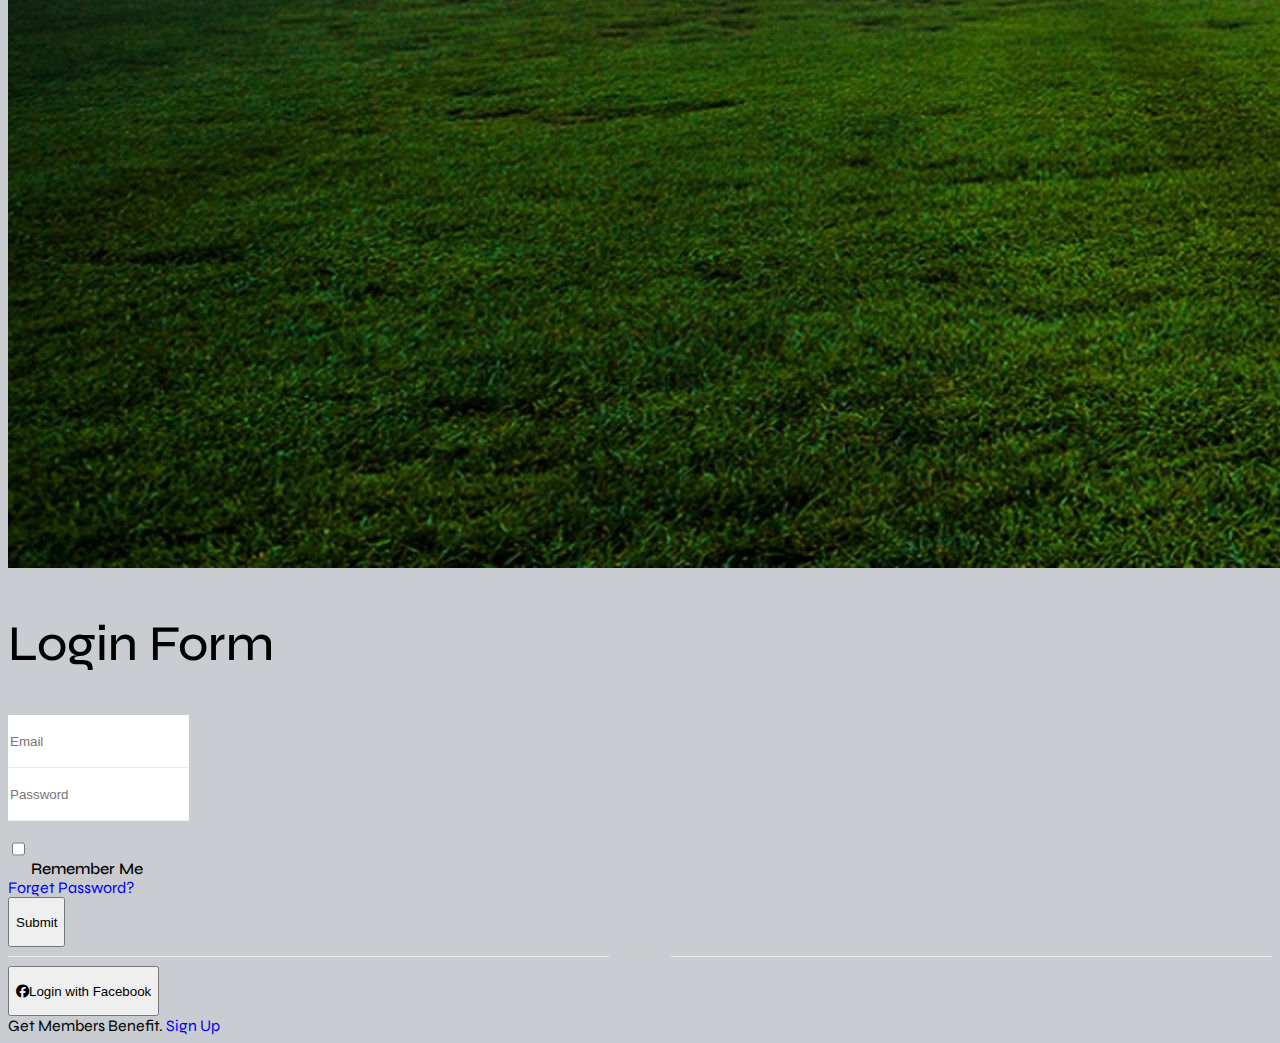
<file: Proyectos SMALL/SIMPLE-FORM-LOGIN-IMAGE/index.html>
<!DOCTYPE html>
<html lang="en">
<head>
    <meta charset="UTF-8">
    <meta http-equiv="X-UA-Compatible" content="IE=edge">
    <meta name="viewport" content="width=device-width, initial-scale=1.0">
    <!-- FONT -->
    <link rel="preconnect" href="https://fonts.googleapis.com">
    <link rel="preconnect" href="https://fonts.gstatic.com" crossorigin>
    <link href="https://fonts.googleapis.com/css2?family=Syne:wght@400;500;700&display=swap" rel="stylesheet">
    <!-- CDN AWESOME -->
    <link rel="stylesheet" href="https://cdnjs.cloudflare.com/ajax/libs/font-awesome/6.1.2/css/all.min.css">
    <!-- CDN AND SCRIPT BOOSTRAP -->
    <link href="https://cdn.jsdelivr.net/npm/bootstrap@5.2.0/dist/css/bootstrap.min.css" rel="stylesheet" integrity="sha384-gH2yIJqKdNHPEq0n4Mqa/HGKIhSkIHeL5AyhkYV8i59U5AR6csBvApHHNl/vI1Bx" crossorigin="anonymous">
    <script src="https://cdn.jsdelivr.net/npm/bootstrap@5.2.0/dist/js/bootstrap.bundle.min.js" integrity="sha384-A3rJD856KowSb7dwlZdYEkO39Gagi7vIsF0jrRAoQmDKKtQBHUuLZ9AsSv4jD4Xa" crossorigin="anonymous"></script>
    <!-- CSS STYLE -->
    <link rel="stylesheet" href="style.css">
    <title>Simple Login Form</title>
</head>
<body>
<div class="container">
    <div class="row m-5 no-gutters shadow-lg">
        <div class="col-md-6 d-none d-md-block">
            <img src="img/img1.jpg" class="img-fluid" style="min-height:100%;" alt="image-simple-login-form">
        </div>
        <div class="col-md-6 bg-white p-5">
            <h2 class="pb-3">Login Form</h2>
            <form class="form-style">
                <div class="form-group pb-3">
                    <input type="email" placeholder="Email" class="form-control" id="inputemail" aria-describedby="emailHelp">
                </div>
                <div class="form-group pb-3">
                    <input type="password" placeholder="Password" class="form-control" id="inputpassword" maxlength="10">
                </div>
                <div class="d-flex align-items-center justify-content-between">
                    <div class="d-flex align-items-center"><input type="checkbox" name="check-input" value="">  <span class="check-bold">Remember Me</span></div>
                <div><a href="#">Forget Password?</a></div>
                </div>
                    <div class="pb-2">
                        <button type="submit" class="btn btn-dark w-100 mt-2">Submit</button>
                    </div>
            </form>
            <div class="sideline">OR</div>
            <div>
                <button type="submit" class="btn btn-primary w-100 mt-2"><i class="fa-brands fa-facebook"></i>Login with Facebook</button>
            </div>
            <div class="pt-4 text-center">Get Members Benefit. <a href="#">Sign Up</a>
            </div>
        </div>
    </div>
</div>
</body>
</html>
</file>
<file: Responsive/estilos.css>
/*ESTILOS GENERALES*/

*{
    margin: 0px;
    padding: 0px;
    box-sizing: border-box;
}
body{
    font-family: 'Nunito', sans-serif;
}
a{
    text-decoration: none;
}
.margen-interno{
    padding: 0 50px;
}

/*ESTILOS ELEMENTOS*/
.padre{
    display: flex;
    flex-flow: column nowrap;
}

    .header{
        background: url(img/img1.jpg);
        background-position: center;
        background-attachment: contain;
        background-size: cover;
        display: flex;
        flex-flow: column nowrap;
    }
        .menu{
            background: rgba(0,0,0,.1);
            display: flex;
            flex-flow: row nowrap;
            height: 60px;
            align-items: center;
            border-bottom: 1px solid rgba(255,255,255,.5);
        }
            .logo{
                flex: 1 1 auto;
            }
                .logo a{
                    color: #fff;
                    font-size: 25px;
            }
                .logo a:hover{
                    color: #343434;
                }
            .nav{
                flex: 5 1 auto;              
            }
                .nav a{
                    color: #fff;
                    font-size: 11px;
                    text-transform: uppercase;
                    padding: 0 10px;
                    letter-spacing: 2px;
                }
                .nav a:hover{
                    color: #343434;
                }
            .social{
                flex: 1 1 auto;
                display: flex;
            }
                .social a{
                    font-size: 18px;
                    color: #fff;
                    padding: 0 5px;
                }
                .social a:hover{
                    color: #343434;
                }
            .texto-principal{
                /*background: #3AB4F2;*/
                height: 580px;
                display: flex;
                align-items: center;
            }
            h1{
                font-family: 'Lora', serif;
                font-size: 21px;
                color: #fff;
                font-weight: 300;
                text-align: center;
                line-height: 1.6;
            }
    .section{
        background: #f7f7f7;
        display: flex;
    }
        .articulos{
            background: #f7f7f7;
            flex: 2 1 auto;
            display: flex;
            flex-flow: row wrap;
        }
            .article{
                flex: 1 1 40%;
                color: #444;
                font-size: 13px;
                letter-spacing: 1px;
                margin: 10px 10px 0 0px;
                flex: 1 1 45%;
                background: #ececec;
            }
                .article img{
                    width: 65%;
            }
                .article a{
                    color: #fff;
                    font-size: 13px;
                    padding: 10px;
                    background: #000;
                    margin: 10px 0;
                    display: inline-block;
                }
                .article a:hover{
                    background: #546cc3;
                }
            h3{
                color: #fff;
                font-size: 13px;
                padding: 10px 0;
                margin-top: -80px;
            }
            h2{
                font-size: 25px;
                text-transform: uppercase;
                padding: 0px 0 10px 0;
                color: #fff;
            }
            .navegacion{
                background: #000;
                flex: 1 1 100%;
                margin: 10px 10px 0 0px;
            }
            .navegacion a{
                color: #fff;
                font-size: 11px;
                text-transform: uppercase;
                padding: 0 10px;
                letter-spacing: 2px;
            }
        .aside{
            /*background: #E6B325;*/
            flex: 1 1 auto;
            margin: 10px 5px 10px 0;
        }
            .aside img{
                width: 100%;
            }
            .aside h4{
                background: #000;
                color: #fff;
                padding: 10px;
                text-transform: uppercase;
            }
    .footer{
        background: #000;
        display: flex;
        justify-content: center;
        margin-top: 10px;
    }
        .pie{
            /*background: #E6B325;*/
            text-align: center;
        }
        .pie a{
            color: #fff;
            font-size: 11px;
            text-transform: uppercase;
            padding: 0 10px;
            letter-spacing: 2px;
        }

/*MEDIA QUERY*/

@media all and(max-width: 1120px){
    .section{
        flex-direction: column;
    }
    .menu{
        flex-direction: column;
        height: auto;
    }
    .aside{
        display: flex;
        justify-content: center;
    }
    h1{
        font-size: 15px;
    }
    .texto-principal{
        height: 450px;
    }
}
@media all and(max-width: 768px){
    .articulos{
        flex-direction: column;
    }
}
@media all and(max-width: 650px){
    .off{
        display: none;
    }
    .nav a{
        font-size: 25px;
    }
}
@media all and(max-width: 400px){
    .aside{
        flex-direction: column;
    }
}
</file>
<file: Proyectos SMALL/CALCULATOR/style.css>
#neelam{
    width: 296px;
    border-bottom: 2px #6f6f6f solid;
    border-bottom-color: #85C1E9;
    background-color: #fff;
}
body{
    background-color: #9B59B6;
}
table{
    margin: auto;
    background-color: #2fabbb;
    width: 295px;
    max-width: 295px;
    height: 325px;
    text-align: center;
    border-radius: 4px;
    padding-right: 10px;
    border-color: #cee9ea;
}
input{
    outline: 0;
    position: relative;
    left: 5px;
    top: 5px;
    border: 0;
    color: #495069;
    background-color: #fff;
    border-radius: 4px;
    width: 60px;
    height: 50px;
    float: left;
    margin: 5px;
    font-size: 20px;
    box-shadow: 0 4px rgba(0,0,0,0.2);
    margin-bottom: 15px;
}
input:hover{
    border: 0;
    color: #495069;
    background-color: #f0f0f0;
    border-radius: 4px;
    width: 60px;
    height: 50px;
    float: left;
    margin: 5px;
    font-size: 20px;
    box-shadow: 0 4px #b0d2cf;
}
input:active{
    top: 4px;
    border: 0 solid #000;
    color: #495069;
    background-color: #fff;
    border-radius: 4px;
    width: 60px;
    height: 50px;
    float: left;
    margin: 5px;
    font-size: 20px;
    box-shadow: none;
}
#display{
    width: 265px;
    max-width: 270px;
    font-size: 50px;
    text-align: right;
    background-color: #bcbd95;
    float: left;
}
#display:hover{
    width: 270px;
    font-size: 26px;
    text-align: right;
    background-color: #bcbd95;
    box-shadow: 0 4px rgba(0,0,0,0.2);
}
#display:active{  
    top: 5px;  
    width: 270px;  
    font-size: 26px;  
    text-align: right ;  
    background-color: #bcbd95;  
    box-shadow: 0 4px rgba(0,0,0,0.2)  
}
.operator{
    background-color: #cee9ea;
    position: relative;
}
.operator:hover{
    background-color: #cee9ea;
    box-shadow: none;
}
#clear{
    float: left;
    position: relative;
    display: block;
    background-color: #ff9fa8;
}
#clear:hover{
    float: left;
    display: block;
    background-color: #f297A0;
    margin-bottom: 15px;
    box-shadow: 0 4px #cc7f86;
}
#clear:active{
    float: left;
    top: 4px;
    display: block;
    background-color: #f297A0;
    margin-bottom: 15px;
    box-shadow: none;
}
h3{
    text-align: center;
    color: #f0f0f0;
    font-size: 40px;
}
</file>
<file: Proyectos SMALL/DARK-LIGHT-MODE/style.css>
/* KEYFRAMES */
@keyframes checkboxAnim{
    0%{
        transform: rotate(0deg);
        margin-right: 1rem;
    }
    100%{
        transform: rotate(180deg);
        margin-right: -1rem;
    }
}
@keyframes checkboxAnimback{
    0%{
        transform: rotate(180deg);
        margin-right: -1rem;
    }
    100%{
        transform: rotate(0deg);
        margin-right: 1rem;
    }
}
/* GENERAL */
*{
    margin: 0; padding: 0;
    box-sizing: border-box;
}
.mainBody{
    width: 100%; height: 100vh;
    transition: .4s;
    display: flex;
    flex-direction: row;
    justify-content: center;
    align-items: center;
}
/* TOGGLE */
.toggleContainer{
    width: fit-content; height: fit-content;
    min-width: 6rem; min-height: 6rem;
    transform: scale(2);
    display: flex;
    flex-direction: column;
    justify-content: center;
    align-items: center;
}
#checkbox{
    width: 3rem; height: 3rem;
    border-radius: 100px;
    -webkit-appearance: none;
    appearance: none;
    background: #000322;
    outline: none;
    border-radius: 30px;
    cursor: pointer;
    transition: .3s;
    display: flex;
    flex-direction: row;
    justify-content: center;
    align-items: center;
}
/* CHECKBOX HOVER */
#checkbox:hover{
    box-shadow: 0px 4px 25px 6px rgba(0, 0, 0, 0.25);
    margin-bottom: .5rem;
}
#checkbox::before{
    content: "";
    position: relative;
    width: 2.5rem; height: 2.5rem;
    background: #f6f6f6;
    border-radius: 100px;
    transition: .3s;
}
#checkbox::after{
    content: "";
    position: absolute;
    width: 1rem; height: 2rem;
    background: #000322;
    margin-right: 1rem;
    transform: rotate(0deg);
    border-top-left-radius: 6.25rem;
    border-bottom-left-radius: 6.25rem;
    border-right: 0;
    transition: .4s;
    animation: checkboxAnimBack .4s;
}
#checkbox:checked::before{
    background: #000322;
}
#checkbox:checked::after{
    animation: checkboxAnimBack .4s;
    content: "";
    position: absolute;
    transform: rotate(-180deg);
    width: 1rem; height: 2rem;
    margin-right: -1rem;
}
#checkbox:checked, #checkox:checked::after{
    background: #f6f6f6;
}
.darkBg{
    background: #000322;
}
</file>
<file: Proyectos SMALL/FOOTER-IMAGE/style-footer.css>
*{
    box-sizing: 0;
    margin: 0;
    padding: 0;
}
body{
    font-family: 'Rubik', sans-serif;
    font-size: 16px;
    color: #ff9090;
}
.footer-contenedor{
    width: 100%;
    height: 100%;
    background-color: #3f2f2f;
}
h1{
    display: flex;
    justify-content: center;
    align-content: center;
    font-family: 'Cinzel Decorative', cursive;
    font-weight: 600;
    font-size: 40px;
    margin: 10px;
    padding: 10px;
}
hr{
    margin-left: 50px;
    margin-right: 50px;
    border: 1px solid burlywood;
}
.row-padre{
    display: flex;
    justify-content: space-around;
    align-content: center;
    padding-bottom: 20px;
    padding-top: 10px;
}
.row-hijo{
    display: flex;
    flex-direction: column;
    justify-content: center;
    width: 30%;
    height: 100%;
}
h2{
    display: flex;
    justify-content: center;
    align-content: center;
    font-size: 25px;
    font-weight: 500;
    letter-spacing: 1;
    margin: 4px;
}
.col-padre{
    display: flex;
    justify-content: center;
    align-content: center;
    margin: 8px;
    font-size: 16px;
}
.form{
    display: flex;
    flex-direction: column;
    justify-content: center;
    align-content: center;
}
.form ul li{
    display: flex;
    justify-content: center;
    align-content: center;
}
li{
    font-size: 16px;
    list-style: none;
    padding: 2px;
    text-align: center;
}
a{
    padding: 2px;
    text-decoration: none;
    color: rgb(175, 175, 175);
    cursor: pointer;
}
a i{
    font-size: 18px;
    cursor: pointer;
}
a:hover{
    color: burlywood;
}
label{
    font-size: 20px;
}
input{
    background-color: rgb(240, 240, 240);
    border: none;
    box-shadow: none;
    border-radius: 5px;
    padding: 4px;
    text-align: center;
}
.fa-solid{
    color: burlywood;
}
</file>
<file: Proyectos SMALL/GLASSMORPHISM-LOGIN-FORM/style.css>
/* GENERAL */
*{
    margin: 0; padding: 0;
    box-sizing: border-box;
    font-family: "Poppins", sans-serif;
}
body{
    overflow: hidden;
}
/* SECTION */
section{
    display: flex;
    min-height: 100vh;
    align-items: center;
    justify-content: center;
    background: linear-gradient(to bottom, #f7f7fe, #dff1ff);
}
section .colour{
    position: absolute;
    filter: blur(150px);
}
section .colour:nth-child(1){
    top: -350px;
    width: 600px; height: 600px;
    background: #FF731D;
}
section .colour:nth-child(2){
    left: 100px;
    width: 500px; height: 500px;
    bottom: -150px;
    background: #FD841F;
}
section .colour:nth-child(3){
    right: 100px;
    width: 300px; height: 300px;
    bottom: 50px;
    background: #FD841F;
}
/* STYLE BOX */
.box{
    position: relative;
}
.box .square{
    position: absolute;
    border-radius: 10px;
    backdrop-filter: blur(5px);
    background: rgba(255, 255, 255, 0.1);
    animation-delay: calc(-1s * var(--i));
    animation: animate 10s linear infinite;
    box-shadow: 0 25px 45px rgba( 0, 0, 0, 0.1);
    border: 1px solid rgba(255, 255, 255, 0.5);
    border-right: 1px solid rgba(255, 255, 255, 0.2);
    border-bottom: 1px solid rgba(255, 255, 255, 0.2);
}
@keyframes animate{
    0%, 100%{
        transform: translateY(-40px);
    }
    50%{
        transform: translateY(40px);
    }
}
/* SIZE BOX */
.box .square:nth-child(1){
    top: -50px; left: -60px;
    width: 100px; height: 100px;
}
.box .square:nth-child(2){
    z-index: 2;
    top: 150px; left: -100px;
    width: 120px; height: 120px;
}
.box .square:nth-child(3){
    z-index: 2;
    width: 80px; height: 80px;
    right: -50px; bottom: -60px;
}
.box .square:nth-child(4){
    width: 50px; height: 50px;
    left: 100px; bottom: -80px;
}
.box .square:nth-child(5){
    width: 60px; height: 60px;
    left: 140px; bottom: 60px;
}
/* STYLE CONTAINER */
.container{
    display: flex;
    width: 400px; min-height: 400px;
    position: relative;
    justify-content: center; align-items: center;
    border-radius: 10px;
    backdrop-filter: blur(5px);
    background: rgba(255, 255, 255, 0.1);
    box-shadow: 0 25px 45px rgba( 0, 0, 0, 0.1);
    border: 1px solid rgba(255, 255, 255, 0.5);
    border-right: 1px solid rgba(255, 255, 255, 0.2);
    border-bottom: 1px solid rgba(255, 255, 255, 0.2);
}
img{
    font-size: 30px;
}
/* STYLE FORM */
.form{
    width: 100%; height: 100%;
    padding: 40px;
    position: relative;
}
.form h2{
    color: #fff;
    font-size: 24px;
    font-weight: 600;
    position: relative;
    letter-spacing: 1px;
    margin-bottom: 40px;
}
.form h2::before{
    content: "";
    width: 80px; height: 4px;
    left: 0;
    bottom: -10px;
    background: #fff;
    position: absolute;
}
.form .input_box{
    width: 100%;
    margin-top: 20px;
}
.form .input_box input{
    width: 100%;
    color: #fff;
    border: none;
    outline: none;
    font-size: 16px;
    padding: 10px 20px;
    letter-spacing: 1px;
    border-radius: 35px;
    background: rgba(255, 255, 255, 0.2);
    border: 1px solid rgba(255, 255, 255, 0.5);
    box-shadow: 0 5px 15px rgba(0, 0, 0, 0.05);
    border-right: 1px solid rgba(255, 255, 255, 0.2);
    border-bottom: 1px solid rgba(255, 255, 255, 0.2);
}
.form::placeholder{
    color: #fff;
}
.form .input_box input[type="submit"]{
    color: #666;
    cursor: pointer;
    background: #fff;
    max-width: 100px;
    font-weight: 600;
    margin-bottom: 20;
}
/* STYLE FORGET */
.forget{
    color: #fff;
    margin-top: 5px;
}
.forget a{
    color: #fff;
    font-weight: 600;
    text-decoration: none;
}
</file>
<file: Proyectos SMALL/LOGOS/estilo.css>
/* GENERAL STYLE */
body{
    margin: 0;
    padding: 0;
    background: lightblue;
}
/* DIV */
div{
    width: 70px;
    height: 70px;
    border-radius: 35px;
    background: #3AC371;
    position: absolute;
    left: 50%;
    top: 50%;
    transform: translate(-50%,-50%);
}
white{
    width: 80px;
    height: 80px;
    border-radius: 40px;
    background-color: #fff;
    box-shadow: 2px 2px 3px 2px rgba(0, 0, 0, .3);
}
white::before{
    content: "";
    top: 65px;
    left: -15px;
    border-width: 20px;
    border-style: solid;
    border-color: transparent #fff transparent transparent;
    position: absolute;
    transform: rotate(-50deg) rotateX(-55deg);
}
white::after{
    content: "";
    top: 63px;
    left: -4px;
    border-width: 15px;
    border-style: solid;
    border-color: transparent #3AC371 transparent transparent;
    position: absolute;
    transform: rotate(-51deg) rotateX(-50deg);
}
/* ICON */
.fas{
    left: 17px;
    top: 18px;
    position: absolute;
    font-size: 35px;
    color: #fff;
    transform: rotate(90deg);
}
</file>
<file: Proyectos SMALL/PORTAFOLIO-MORGANCREATIVE/style.css>
/* VARIABLES */
:root {
    --verde_muy_oscuro: rgb(35, 107, 53);
    --verde_oscuro: rgb(28, 103, 88);
    --verde_menos_oscuro: rgb(61, 131, 97);
    --beige: rgb(214, 205, 164);
    --blanco_hueso: rgb(238, 242, 230);
    --borde_azul: blue;
    --borde_amarillo: yellow;
    --borde_rojo: red;

    --marron: rgb(227, 199, 112);
    --melon: rgb(254, 205, 112);
    --naranja: rgb(255, 174, 109);
    --beige_2: rgb(243, 224, 181);
}
/* GENERAL */
*{
    box-sizing: 0;
    margin: 0;
    padding: 0;
}
body{
    /* margin: 10px; */
    font-family: 'Kanit', sans-serif;
    background-color: var(--blanco_hueso);
}
main{
    /* border: 1px solid black; */
}
/* NAV BAR */
nav{
    display: flex;
    justify-content: center;
    align-content: center;
    font-size: 40px;
    padding: 8px;
    margin: 4px;
    background-color: var(--marron);
    cursor: pointer;
}
nav h1{
    color: var(--blanco_hueso);
    font-weight: 600;
}
/* NAV HOVER'S */
.title:hover{
    transition: all 0.6s ease;
    color: var(--verde_menos_oscuro);
}
.fa-user-secret:hover{
    transition: all 0.6s ease;
    color: var(--verde_oscuro);
}
/* HR NAV BAR */
.hr_nav_bar{
    margin: auto;
    width: 99%;
    border: 1px solid black;
}
/* SECTIOM 1 */
.section-1_container{
    display: flex;
    justify-content: center;
    margin: 4px;
    background-color: var(--verde_menos_oscuro);
}
.education_container{
    width: 100%;
    margin: 10px;
    font-size: 22px;
}
.education_container h2{
    display: flex;
    justify-content: center;
    text-align: center;
    margin: 6px;
    font-weight: 600;
    color: var(--blanco_hueso);
    cursor: pointer;
}
.education_container h2:hover{
    transition: all 0.6s ease;
    color: var(--beige);
}
.education_container h2 i{
    padding: 5px;
}
.education_container img{
    display: block;
    margin: auto;
    height: auto;
    width: 16vw;
    border-radius: 10%;
    cursor: pointer;
}
.education_container img:hover{
    transition: all 1s ease;
    box-shadow: 5px 5px var(--beige);
}
.education_container h4{
    display: flex;
    justify-content: center;
    text-align: center;
    margin: 6px;
    padding-top: 4px;
    font-weight: 600;
    color: var(--blanco_hueso);
    cursor: pointer;
}
.education_container h4:hover{
    transition: all 0.6s ease;
    color: var(--beige);
}
/* SECTION 2 */
.section-3_container{
    display: flex;
    justify-content: center;
    margin: 4px;
    background-color: var(--marron);
}
.works_container{
    width: 100%;
    margin: 10px;
    font-size: 22px;
}
.works_container h2{
    display: flex;
    justify-content: center;
    text-align: center;
    margin: 6px;
    font-weight: 600;
    color: var(--blanco_hueso);
    cursor: pointer;
}
.works_container h2:hover{
    transition: all 0.6s ease;
    color: var(--verde_menos_oscuro);
}
.works_container h2 i{
    padding: 5px;
}
/* IMG */
.works_container img{
    display: block;
    margin: auto;
    height: auto;
    padding: 4px;
    width: 25vw;
    border-radius: 10%;
    cursor: pointer;
}
.works_container img:hover{
    transition: all 1s ease;
    box-shadow: 5px 5px var(--verde_menos_oscuro);
}
.works_container h3{
    display: flex;
    justify-content: center;
    text-align: center;
    margin: 6px;
    padding-top: 4px;
    font-weight: 600;
    color: var(--blanco_hueso);
    cursor: pointer;
}
.works_container h3:hover{
    transition: all 0.6s ease;
    color: var(--verde_menos_oscuro);
}
.works_container h4{
    display: flex;
    justify-content: center;
    text-align: center;
    margin: 6px;
    padding-top: 4px;
    font-weight: 600;
    color: var(--blanco_hueso);
    cursor: pointer;
}
.works_container h4:hover{
    transition: all 0.6s ease;
    color: var(--verde_menos_oscuro);
}
/* H3 SECTION 2 */
.hr_section3{
    margin: auto;
    width: 85%;
    border: 1px solid black;
}
.hr_section3_part2{
    margin: auto;
    width: 65%;
    border: 1px solid black;
}
/* SECTION CERTIFICATION */
.hr_section2{
        margin: auto;
        width: 85%;
        border: 1px solid black;
}
.section-2_container{
    display: flex;
    justify-content: center;
    margin: 4px;
    background-color: var(--verde_menos_oscuro);
}
.certification_container{
    width: 100%;
    margin: 10px;
    font-size: 22px;
}
.certification_container h2{
    display: flex;
    justify-content: center;
    text-align: center;
    margin: 6px;
    font-weight: 600;
    color: var(--blanco_hueso);
    cursor: pointer;
}
.certification_container h2:hover{
    transition: all 0.6s ease;
    color: var(--beige);
}
.certification_container h2 i{
    padding: 5px;
}
.certification_container h3{
    display: flex;
    justify-content: center;
    text-align: center;
    margin: 6px;
    padding-top: 4px;
    font-weight: 600;
    color: var(--blanco_hueso);
    cursor: pointer;
}
.certification_container h3:hover{
    transition: all 0.6s ease;
    color: var(--beige);
}
.certification_container h4{
    display: flex;
    justify-content: center;
    text-align: center;
    margin: 6px;
    padding-top: 4px;
    font-weight: 600;
    color: var(--blanco_hueso);
    cursor: pointer;
}
.certification_container h4:hover{
    transition: all 0.6s ease;
    color: var(--beige_2);
}
.certification_container img{
    display: block;
    margin: auto;
    height: auto;
    padding: 4px;
    padding-top: 10px;
    width: 20vw;
    border-radius: 5%;
    cursor: pointer;
}
.img_cisco_borderradius{
    border-radius: 10%;
}
.certification_container img:hover{
    transition: all 1s ease;
    box-shadow: 5px 5px var(--beige);
}
</file>
<file: Proyectos SMALL/SIDEBAR-MENU/style .css>
@import url('https://fonts.googleapis.com/css2?family=Source+Sans+Pro:wght@300;400&display=swap');
/* GENERAL */
*{
    margin: 0; padding: 0;
    box-sizing: border-box;
}
body{
    background: #EAEBEF;
    font-family: 'Source Sans Pro', sans-serif;
}

/* NAV */
.nav{
    width: 300px;
}
.nav-link{
    display: block;
    padding: 15px 0;
    text-decoration: none;
    color: #303440;
}
.nav-link-inside{
    padding-left: 20px;
    border-radius: 6px;
    text-align: left;
}
.nav-link-inside:hover{
    background: #F6F8FA;
}
/* LIST */
.list{
    width: 100%; height: 100vh;
    display: flex;
    justify-content: center;
    flex-direction: column;
    border-radius: 0 16px 16px 0;
    background: #fff;
}
.list-item{
    list-style: none;
    width: 100%;
    text-align: center;
    overflow: hidden;
}
.list-item-click{
    cursor: pointer;

}
.list-button{
    display: flex;
    align-items: center;
    gap: 1em;
    width: 70%;
    margin: 0 auto;
}
.arrow .list-arrow{
    transform: rotate(90deg);
}
.list-arrow{
    margin-left: auto;
    transition: transform .3s;
}
.list-show{
    width: 80%;
    margin-left: auto;
    border-left: 2px solid #303440;
    list-style: none;
    transition: height .4s;
    height: 0;
}
</file>
<file: Proyectos SMALL/SIMPLE-5-STAR-RATING/style.css>
/* GENERAL */
*{
    box-sizing: border-box;
}
/* ELEMENTS */
body{
    background-color: #fff;
    font-family: Lato, Helvetica, Arial, sans-serif;
    font-weight: 400;
    color: #666;
}
a{
    color: #27ae60;
}
a:focus,a:hover,a:visited{
    color: #36d278;
}
form{
    margin: 0 auto 3rem;
}
form:first-of-type{
    margin-top: 3rem;
}
fieldset{
    margin: 0 auto;
}
legend{
    margin-bottom: 0.5rem;
}
input[type=radio]{
    border: 3px solid black;
}
/* RATING PART 1*/
.rating{
    display: block;
    position: relative;
    width: 150px;
    min-height: 60px;
    padding: 0;
    border: none;
}
.rating > input{
    position: absolute;
    margin-right: -100%;
    opacity: 0;
}
.rating > input:checked ~ label,
.rating > input:focus ~ label{
    background-position: 0 0;
}
.rating > input:checked + label,
.rating > input:focus + label{
    background-position: 0 -30px;
}
.rating > input:hover ~ label{
    background-position: 0 0;
}
.rating > input:hover + label{
    background-position: 0 -30px;
}
.rating > input:hover + label:before{
    opacity: 1;
}
.rating > input:focus + label{
    outline: 1px dotted #999;
}
/* RATING STAR */
.rating .focus-ring{
    position: absolute;
    left: 0;
    width: 100%;
    height: 30px;
    outline: 2px dotted #999;
    pointer-events: none;
    opacity: 0;
}
.rating > .input-no-rate:focus ~ .focus-ring{
    opacity: 1;
}
.rating > label{
    position: relative;
    float: left;
    width: 30px;
    font-size: 0.1em;
    color: transparent;
    cursor: pointer;
    background-repeat: no-repeat;
    background-position: 0 -30px;
}
.rating > label, .rating > label:before{
    height: 30px;
    background-image: url("[data-uri]");;
}
/* STAR */
.star > label::before{
    content: "";
    position: absolute;
    display: block;
    background-position: 0 30px;
    pointer-events: none;
    opacity: 0;
}
.star > label:nth-of-type(5):before{
    width: 120px;
    left: -120px;
}
.star > label:nth-of-type(4):before{
    width: 90px;
    left: -90px;
}
.star > label:nth-of-type(3):before{
    width: 60px;
    left: -60px;
}
.star > label:nth-of-type(2):before{
    width: 30px;
    left: -30px;
}
.star > label:nth-of-type(1):before{
    width: 0;
    left: 0;
}
/* MEDIA SCREEN */
@media screen and (-webkit-min-device-pixel-ratio: 2),
screen and (min-resolution: 192dpi){
    .star > label{
        background-image:url("[data-uri]");
    }
}
</file>
<file: Proyectos SMALL/SIMPLE-FORM-LOGIN-IMAGE/style.css>
/* GENERAL STYLE */
body{
    background: #c9ccd1;
    font-family: 'Syne', sans-serif;
}
h2{
    font-weight: 500;
    font-size: 50px;
}
.form-style input{
    border: 0;
    border-radius: 0;
    height: 50px;
    border-bottom: 1px solid #ebebeb;
}
.form-style input:focus{
    border-bottom: 1px solid #007bff;
    box-shadow: none;
    outline: 0;
    background-color: #ebebeb;
}
.check-bold{
    font-weight: 500;
    font-style: bold;
}
.sideline{
    display: flex;
    width: 100%;
    justify-content: center;
    align-items: center;
    text-align: center;
    color: #ccc;
}
/* Before y After coloca estilos antes o despues de la Clase o Id del Elemento o etiqueta */
.sideline::before,
.sideline::after{
    content: "";
    border-top: 1px solid #ebebeb;
    margin: 0 20px 0 0;
    flex: 1 0 20px;
}
.sideline::after{
    margin: 0 0 0 20px;
}
button{
    height: 50px;
    font-weight: 500;
    font-style: bold;
}
a{
    text-decoration: none;
}
a:hover{
    color: black;
}
</file>
